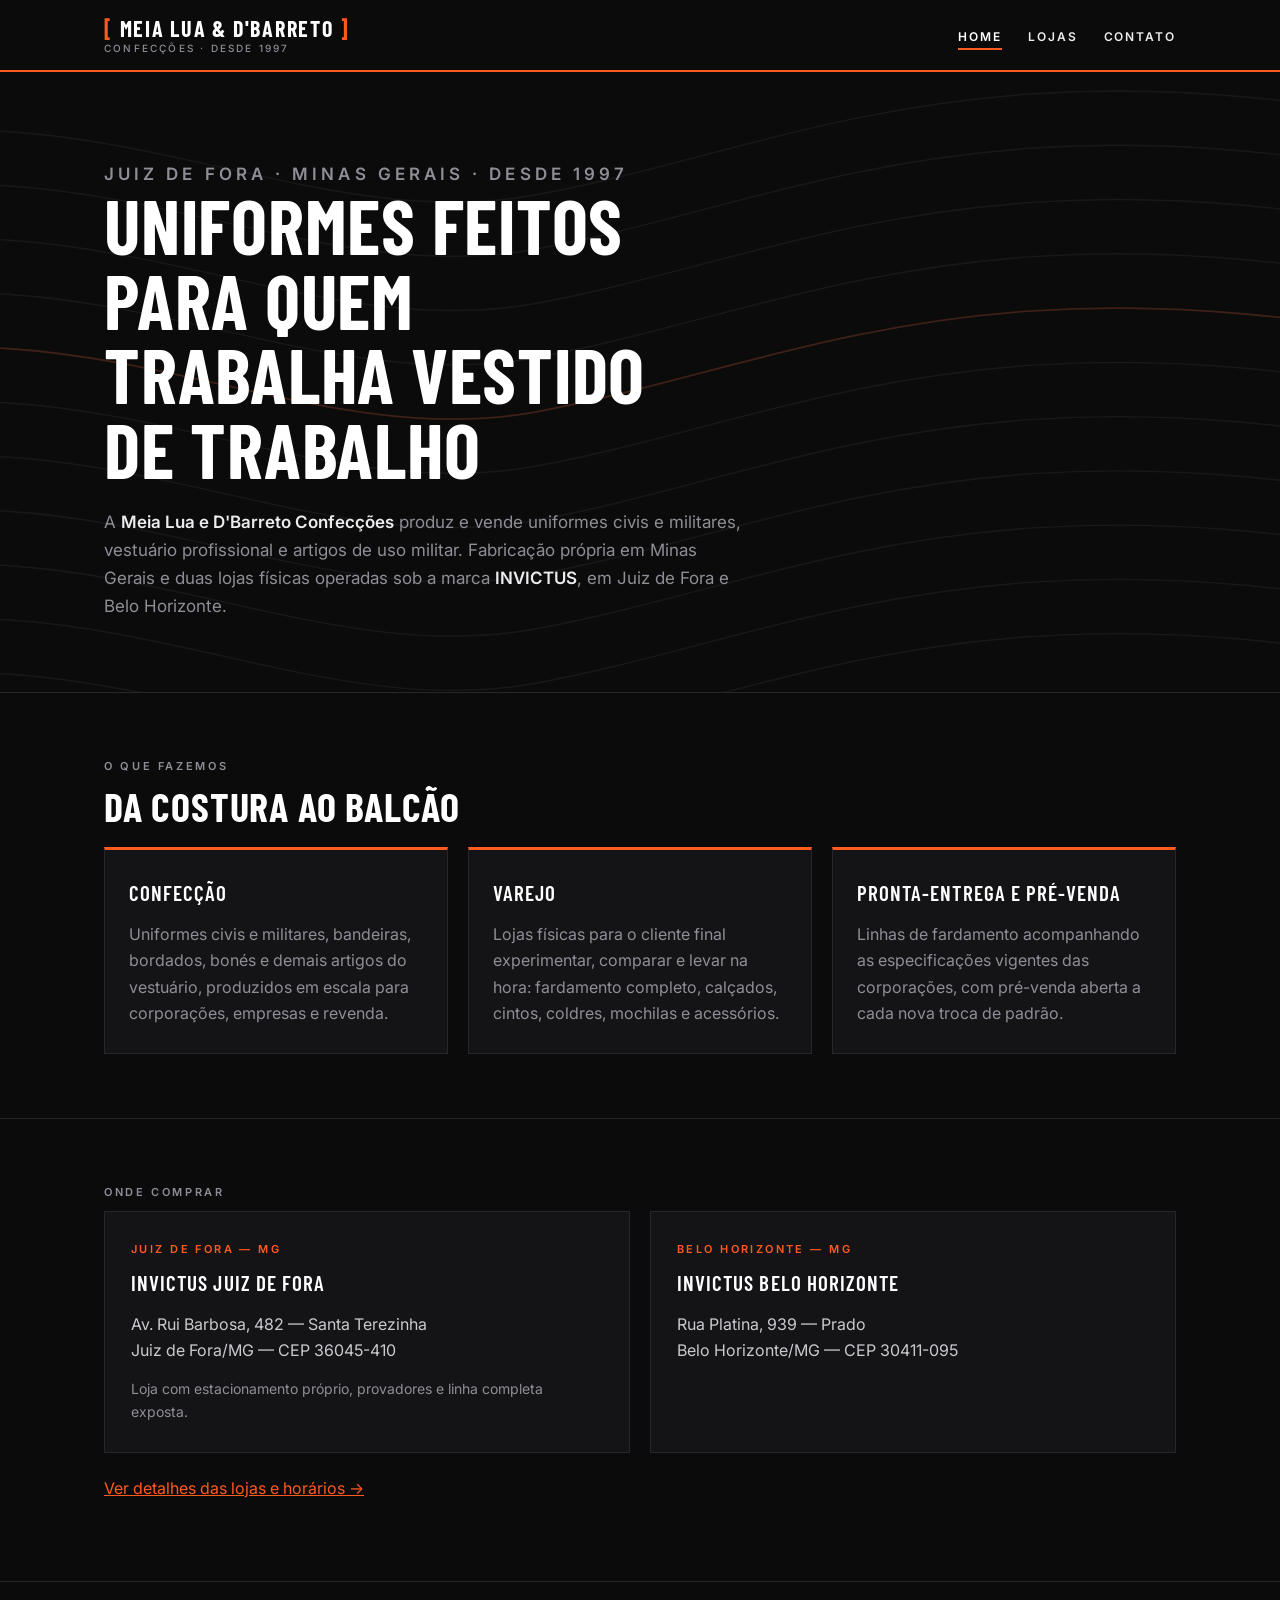
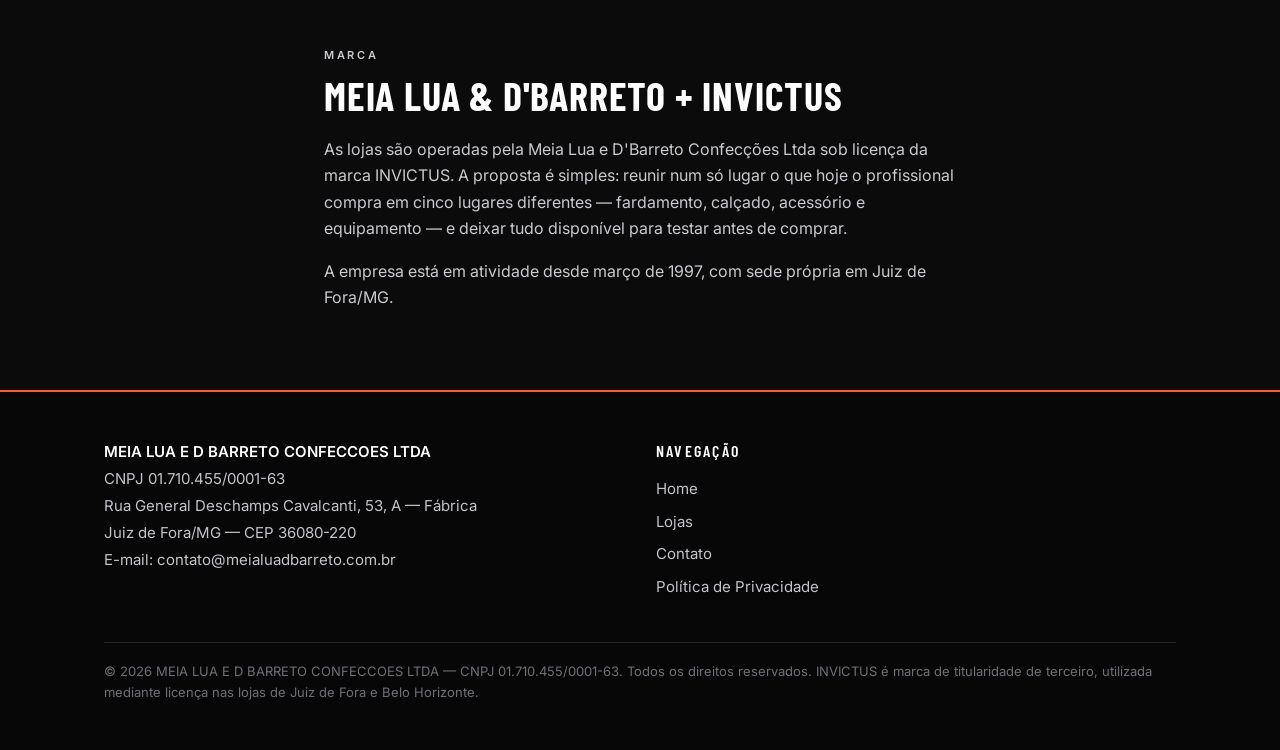
<file: index.html>
<!DOCTYPE html>
<html lang="pt-BR">
<head>
  <meta name="facebook-domain-verification" content="kineyd394ehfyefwb18evhg8ww9y5f" />
  <meta charset="UTF-8">
<meta name="viewport" content="width=device-width, initial-scale=1">
<title>Meia Lua e D'Barreto Confecções — Uniformes civis e militares | Juiz de Fora/MG</title>
<meta name="description" content="Meia Lua e D'Barreto Confecções Ltda, CNPJ 01.710.455/0001-63. Confecção e comércio varejista de uniformes civis e militares desde 1997, em Juiz de Fora/MG e Belo Horizonte/MG.">

<!-- ======================================================================
     VERIFICAÇÃO DE DOMÍNIO DA META
     Quando gerar a meta tag no Gerenciador de Negócios, cole-a aqui dentro
     do <head> desta página inicial e publique. Exemplo:
     <meta name="facebook-domain-verification" content="SEU_CODIGO_AQUI">
     ====================================================================== -->

<link rel="preconnect" href="https://fonts.googleapis.com">
<link rel="preconnect" href="https://fonts.gstatic.com" crossorigin>
<link href="https://fonts.googleapis.com/css2?family=Barlow+Condensed:wght@600;700&family=Inter:wght@400;500;600&display=swap" rel="stylesheet">
<link rel="stylesheet" href="assets/style.css">
</head>
<body>

<header class="topo">
  <div class="container">
    <a class="marca" href="index.html">
      <span class="chave">[</span> Meia Lua &amp; D'Barreto <span class="chave">]</span>
      <small>Confecções · desde 1997</small>
    </a>
    <nav aria-label="Menu principal">
      <ul class="menu">
        <li><a class="ativo" href="index.html">Home</a></li>
        <!-- <li><a href="sobre.html">Sobre</a></li> -->
        <li><a href="lojas.html">Lojas</a></li>
        <li><a href="contato.html">Contato</a></li>
      </ul>
    </nav>
  </div>
</header>

<main>

  <section class="capa">
    <svg class="relevo" viewBox="0 0 1200 480" preserveAspectRatio="xMidYMid slice" aria-hidden="true" focusable="false">
      <defs>
        <path id="curva" d="M-80,70 C160,-10 330,130 520,95 C720,58 880,-40 1280,55" />
      </defs>
      <g fill="none" stroke="#26262b" stroke-width="1.1">
        <use href="#curva" y="0"></use>
        <use href="#curva" y="42"></use>
        <use href="#curva" y="84"></use>
        <use href="#curva" y="126"></use>
        <use href="#curva" y="168"></use>
        <use href="#curva" y="210"></use>
        <use href="#curva" y="252"></use>
        <use href="#curva" y="294"></use>
        <use href="#curva" y="336"></use>
        <use href="#curva" y="378"></use>
        <use href="#curva" y="420"></use>
      </g>
      <g fill="none" stroke="#ff5a1f" stroke-width="1.4" opacity="0.35">
        <use href="#curva" y="168"></use>
      </g>
    </svg>

    <div class="container">
      <p class="etiqueta">Juiz de Fora · Minas Gerais · desde 1997</p>
      <h1>Uniformes feitos para quem trabalha vestido de trabalho</h1>
      <p>A <strong>Meia Lua e D'Barreto Confecções</strong> produz e vende uniformes civis e militares, vestuário profissional e artigos de uso militar. Fabricação própria em Minas Gerais e duas lojas físicas operadas sob a marca <strong>INVICTUS</strong>, em Juiz de Fora e Belo Horizonte.</p>
    </div>
  </section>

  <section>
    <div class="container">
      <p class="rotulo">O que fazemos</p>
      <h2>Da costura ao balcão</h2>
      <div class="grade">
        <div class="bloco">
          <h3>Confecção</h3>
          <p>Uniformes civis e militares, bandeiras, bordados, bonés e demais artigos do vestuário, produzidos em escala para corporações, empresas e revenda.</p>
        </div>
        <div class="bloco">
          <h3>Varejo</h3>
          <p>Lojas físicas para o cliente final experimentar, comparar e levar na hora: fardamento completo, calçados, cintos, coldres, mochilas e acessórios.</p>
        </div>
        <div class="bloco">
          <h3>Pronta-entrega e pré-venda</h3>
          <p>Linhas de fardamento acompanhando as especificações vigentes das corporações, com pré-venda aberta a cada nova troca de padrão.</p>
        </div>
      </div>
    </div>
  </section>

  <section>
    <div class="container">
      <p class="rotulo">Onde comprar</p>
      <!-- <h2>Duas lojas, dois estados de espírito iguais</h2> -->
      <div class="grade">
        <div class="loja">
          <p class="cidade">Juiz de Fora — MG</p>
          <h3>Invictus Juiz de Fora</h3>
          <address>
            Av. Rui Barbosa, 482 — Santa Terezinha<br>
            Juiz de Fora/MG — CEP 36045-410
          </address>
          <p class="detalhe">Loja com estacionamento próprio, provadores e linha completa exposta.</p>
        </div>
        <div class="loja">
          <p class="cidade">Belo Horizonte — MG</p>
          <h3>Invictus Belo Horizonte</h3>
          <address>
            Rua Platina, 939 — Prado<br>
            Belo Horizonte/MG — CEP 30411-095
          </address>
          <!-- <p class="detalhe">Filial inscrita no CNPJ 01.710.455/0004-06.</p> -->
        </div>
      </div>
      <p style="margin-top:22px"><a href="lojas.html">Ver detalhes das lojas e horários →</a></p>
    </div>
  </section>

  <section>
    <div class="container texto">
      <p class="rotulo">Marca</p>
      <h2>Meia Lua &amp; D'Barreto + Invictus</h2>
      <p>As lojas são operadas pela Meia Lua e D'Barreto Confecções Ltda sob licença da marca INVICTUS. A proposta é simples: reunir num só lugar o que hoje o profissional compra em cinco lugares diferentes — fardamento, calçado, acessório e equipamento — e deixar tudo disponível para testar antes de comprar.</p>
      <p>A empresa está em atividade desde março de 1997, com sede própria em Juiz de Fora/MG.</p>
    </div>
  </section>

</main>

<footer class="rodape">
  <div class="container">
    <div class="colunas">

      <div>
        <address>
          <span class="razao-social">MEIA LUA E D BARRETO CONFECCOES LTDA</span>
          CNPJ 01.710.455/0001-63<br>
          Rua General Deschamps Cavalcanti, 53, A — Fábrica<br>
          Juiz de Fora/MG — CEP 36080-220<br>
          E-mail: <a href="mailto:contato@meialuadbarreto.com.br">contato@meialuadbarreto.com.br</a>
        </address>
      </div>

      <div>
        <h4>Navegação</h4>
        <ul>
          <li><a href="index.html">Home</a></li>
          <li><a href="lojas.html">Lojas</a></li>
          <li><a href="contato.html">Contato</a></li>
          <li><a href="privacidade.html">Política de Privacidade</a></li>
        </ul>
      </div>

    </div>
    <p class="assinatura">© 2026 MEIA LUA E D BARRETO CONFECCOES LTDA — CNPJ 01.710.455/0001-63. Todos os direitos reservados. INVICTUS é marca de titularidade de terceiro, utilizada mediante licença nas lojas de Juiz de Fora e Belo Horizonte.</p>
  </div>
</footer>

</body>
</html>
</file>
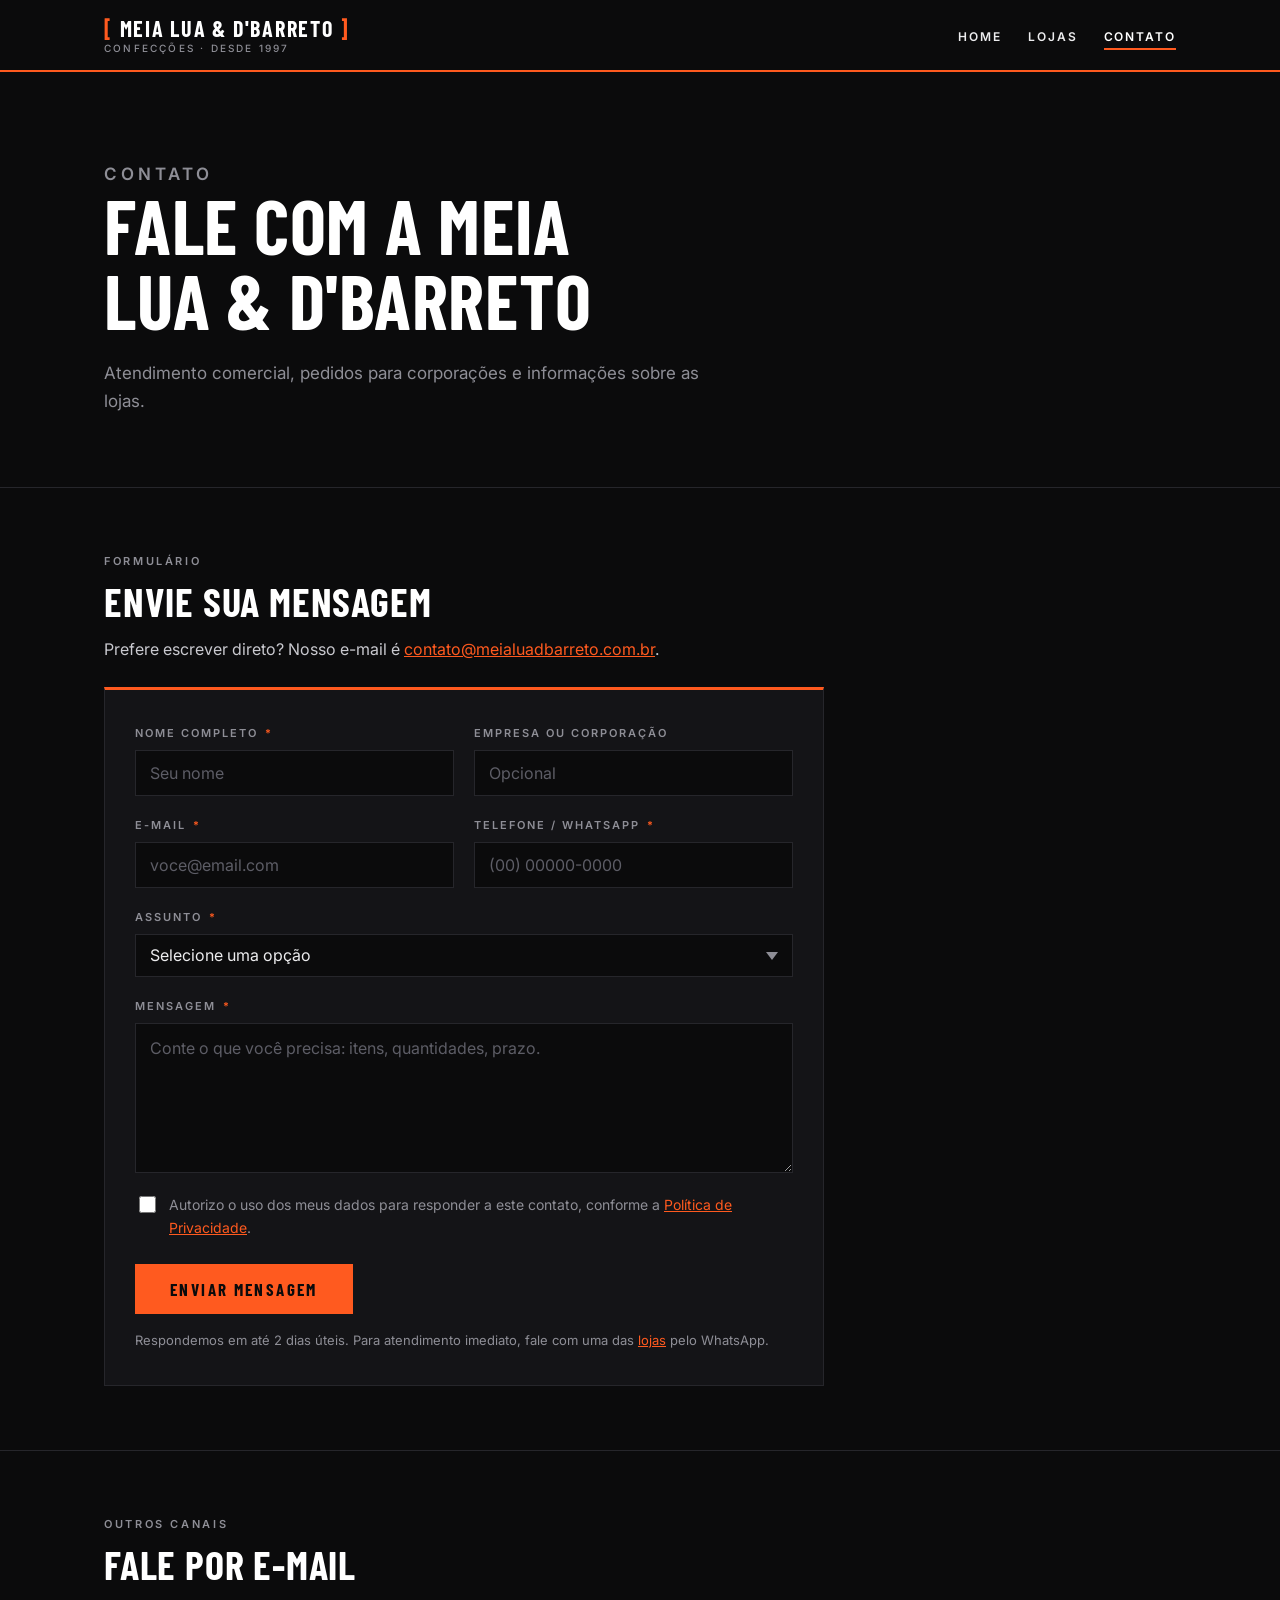
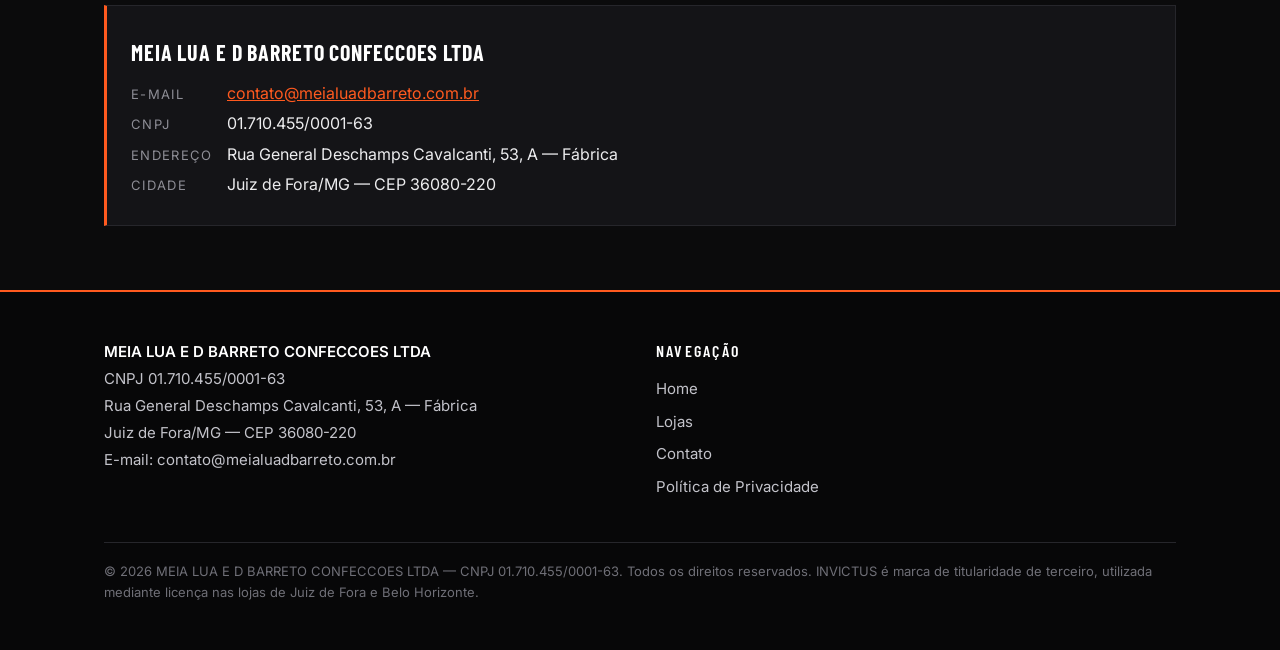
<file: contato.html>
<!DOCTYPE html>
<html lang="pt-BR">
<head>
<meta charset="UTF-8">
<meta name="viewport" content="width=device-width, initial-scale=1">
<title>Contato — Meia Lua e D'Barreto Confecções Ltda | CNPJ 01.710.455/0001-63</title>
<meta name="description" content="Contato da Meia Lua e D'Barreto Confecções Ltda, CNPJ 01.710.455/0001-63. Rua General Deschamps Cavalcanti, 53, A — Fábrica, Juiz de Fora/MG, CEP 36080-220.">
<link rel="preconnect" href="https://fonts.googleapis.com">
<link rel="preconnect" href="https://fonts.gstatic.com" crossorigin>
<link href="https://fonts.googleapis.com/css2?family=Barlow+Condensed:wght@600;700&family=Inter:wght@400;500;600&display=swap" rel="stylesheet">
<link rel="stylesheet" href="assets/style.css">
</head>
<body>

<header class="topo">
  <div class="container">
    <a class="marca" href="index.html">
      <span class="chave">[</span> Meia Lua &amp; D'Barreto <span class="chave">]</span>
      <small>Confecções · desde 1997</small>
    </a>
    <nav aria-label="Menu principal">
      <ul class="menu">
        <li><a href="index.html">Home</a></li>
        <!-- <li><a href="sobre.html">Sobre</a></li> -->
        <li><a href="lojas.html">Lojas</a></li>
        <li><a class="ativo" href="contato.html">Contato</a></li>
      </ul>
    </nav>
  </div>
</header>

<main>

  <section class="capa">
    <div class="container">
      <p class="etiqueta">Contato</p>
      <h1>Fale com a Meia Lua &amp; D'Barreto</h1>
      <p>Atendimento comercial, pedidos para corporações e informações sobre as lojas.</p>
    </div>
  </section>

  <section>
    <div class="container">
      <p class="rotulo">Formulário</p>
      <h2>Envie sua mensagem</h2>

      <p class="canal-email">Prefere escrever direto? Nosso e-mail é <a href="mailto:contato@meialuadbarreto.com.br">contato@meialuadbarreto.com.br</a>.</p>

      <!-- Defina o destino do envio em action=""; enquanto estiver com o placeholder,
           o formulário não envia. Opções sem servidor próprio: Formspree
           (https://formspree.io/f/SEU_ID) ou FormSubmit
           (https://formsubmit.co/contato@meialuadbarreto.com.br). -->
      <form class="formulario" action="[ENDPOINT DO FORMULÁRIO]" method="POST">

        <div class="linha">
          <div class="campo">
            <label for="nome">Nome completo <span class="obrigatorio">*</span></label>
            <input type="text" id="nome" name="nome" autocomplete="name" placeholder="Seu nome" required>
          </div>

          <div class="campo">
            <label for="empresa">Empresa ou corporação</label>
            <input type="text" id="empresa" name="empresa" autocomplete="organization" placeholder="Opcional">
          </div>
        </div>

        <div class="linha">
          <div class="campo">
            <label for="email">E-mail <span class="obrigatorio">*</span></label>
            <input type="email" id="email" name="email" autocomplete="email" placeholder="voce@email.com" required>
          </div>

          <div class="campo">
            <label for="telefone">Telefone / WhatsApp <span class="obrigatorio">*</span></label>
            <input type="tel" id="telefone" name="telefone" autocomplete="tel" placeholder="(00) 00000-0000" required>
          </div>
        </div>

        <div class="campo">
          <label for="assunto">Assunto <span class="obrigatorio">*</span></label>
          <select id="assunto" name="assunto" required>
            <option value="" selected disabled>Selecione uma opção</option>
            <option value="Compra para corporação">Compra para corporação ou órgão público</option>
            <option value="Produto ou tamanho">Dúvida sobre produto ou tamanho</option>
            <option value="Pedido em andamento">Pedido em andamento</option>
            <option value="Loja Juiz de Fora">Loja Juiz de Fora</option>
            <option value="Loja Belo Horizonte">Loja Belo Horizonte</option>
            <option value="Outro">Outro assunto</option>
          </select>
        </div>

        <div class="campo">
          <label for="mensagem">Mensagem <span class="obrigatorio">*</span></label>
          <textarea id="mensagem" name="mensagem" placeholder="Conte o que você precisa: itens, quantidades, prazo." required></textarea>
        </div>

        <div class="consentimento">
          <input type="checkbox" id="consentimento" name="consentimento" value="sim" required>
          <span><label for="consentimento">Autorizo o uso dos meus dados para responder a este contato, conforme a</label> <a href="privacidade.html">Política de Privacidade</a>.</span>
        </div>

        <button class="botao" type="submit">Enviar mensagem</button>

        <p class="aviso-form">Respondemos em até 2 dias úteis. Para atendimento imediato, fale com uma das <a href="lojas.html">lojas</a> pelo WhatsApp.</p>
      </form>
    </div>
  </section>

  <section>
    <div class="container">
      <p class="rotulo">Outros canais</p>
      <h2>Fale por e-mail</h2>
      <address class="dados">
        <span class="razao">MEIA LUA E D BARRETO CONFECCOES LTDA</span>
        <span class="rotulo-linha">E-mail</span> <a href="mailto:contato@meialuadbarreto.com.br">contato@meialuadbarreto.com.br</a><br>
        <span class="rotulo-linha">CNPJ</span> 01.710.455/0001-63<br>
        <span class="rotulo-linha">Endereço</span> Rua General Deschamps Cavalcanti, 53, A — Fábrica<br>
        <span class="rotulo-linha">Cidade</span> Juiz de Fora/MG — CEP 36080-220
      </address>
    </div>
  </section>

  <!-- <section>
    <div class="container">
      <p class="rotulo">Dados da empresa</p>
      <h2>Matriz — Juiz de Fora/MG</h2>
      <address class="dados">
        <span class="razao">MEIA LUA E D BARRETO CONFECCOES LTDA</span>
        <span class="rotulo-linha">CNPJ</span> 01.710.455/0001-63<br>
        <span class="rotulo-linha">Endereço</span> Rua General Deschamps Cavalcanti, 53, A — Fábrica<br>
        <span class="rotulo-linha">Cidade</span> Juiz de Fora/MG — CEP 36080-220<br>
        <span class="rotulo-linha">Telefone</span> [TELEFONE]<br>
        <span class="rotulo-linha">E-mail</span> <a href="mailto:contato@meialuadbarreto.com.br">contato@meialuadbarreto.com.br</a>
      </address>
    </div>
  </section> -->

  <!-- <section>
    <div class="container">
      <p class="rotulo">Unidades</p>
      <h2>Filial e lojas</h2>
      <div class="grade">
        <div class="loja">
          <p class="cidade">Filial — Belo Horizonte/MG</p>
          <address>
            CNPJ 01.710.455/0004-06<br>
            Rua Platina, 939 — Prado<br>
            Belo Horizonte/MG — CEP 30411-095
          </address>
          <p class="detalhe">Telefone: [TELEFONE BH]</p>
        </div>
        <div class="loja">
          <p class="cidade">Loja — Juiz de Fora/MG</p>
          <address>
            Av. Rui Barbosa, 482 — Santa Terezinha<br>
            Juiz de Fora/MG — CEP 36045-410
          </address>
          <p class="detalhe">Telefone: [TELEFONE JF]</p>
        </div>
        <div class="loja">
          <p class="cidade">Canais</p>
          <address>
            E-mail comercial:<br>
            <a href="mailto:comercial@meialuadbarreto.com.br">comercial@meialuadbarreto.com.br</a><br><br>
            Atendimento geral:<br>
            <a href="mailto:contato@meialuadbarreto.com.br">contato@meialuadbarreto.com.br</a>
          </address>
        </div>
      </div>
    </div>
  </section> -->

  <!-- <section>
    <div class="container texto">
      <p class="rotulo">Horário de atendimento</p>
      <h2>Quando falamos com você</h2>
      <p>Atendimento administrativo de segunda a sexta-feira, das [HORÁRIO]. As lojas seguem horários próprios, informados na página de <a href="lojas.html">lojas</a>.</p>
      <p>Mensagens enviadas por e-mail são respondidas em até 2 dias úteis.</p>
    </div>
  </section> -->

</main>

<footer class="rodape">
  <div class="container">
    <div class="colunas">

      <div>
        <address>
          <span class="razao-social">MEIA LUA E D BARRETO CONFECCOES LTDA</span>
          CNPJ 01.710.455/0001-63<br>
          Rua General Deschamps Cavalcanti, 53, A — Fábrica<br>
          Juiz de Fora/MG — CEP 36080-220<br>
          E-mail: <a href="mailto:contato@meialuadbarreto.com.br">contato@meialuadbarreto.com.br</a>
        </address>
      </div>

      <div>
        <h4>Navegação</h4>
        <ul>
          <li><a href="index.html">Home</a></li>
          <li><a href="lojas.html">Lojas</a></li>
          <li><a href="contato.html">Contato</a></li>
          <li><a href="privacidade.html">Política de Privacidade</a></li>
        </ul>
      </div>

    </div>
    <p class="assinatura">© 2026 MEIA LUA E D BARRETO CONFECCOES LTDA — CNPJ 01.710.455/0001-63. Todos os direitos reservados. INVICTUS é marca de titularidade de terceiro, utilizada mediante licença nas lojas de Juiz de Fora e Belo Horizonte.</p>
  </div>
</footer>

</body>
</html>
</file>
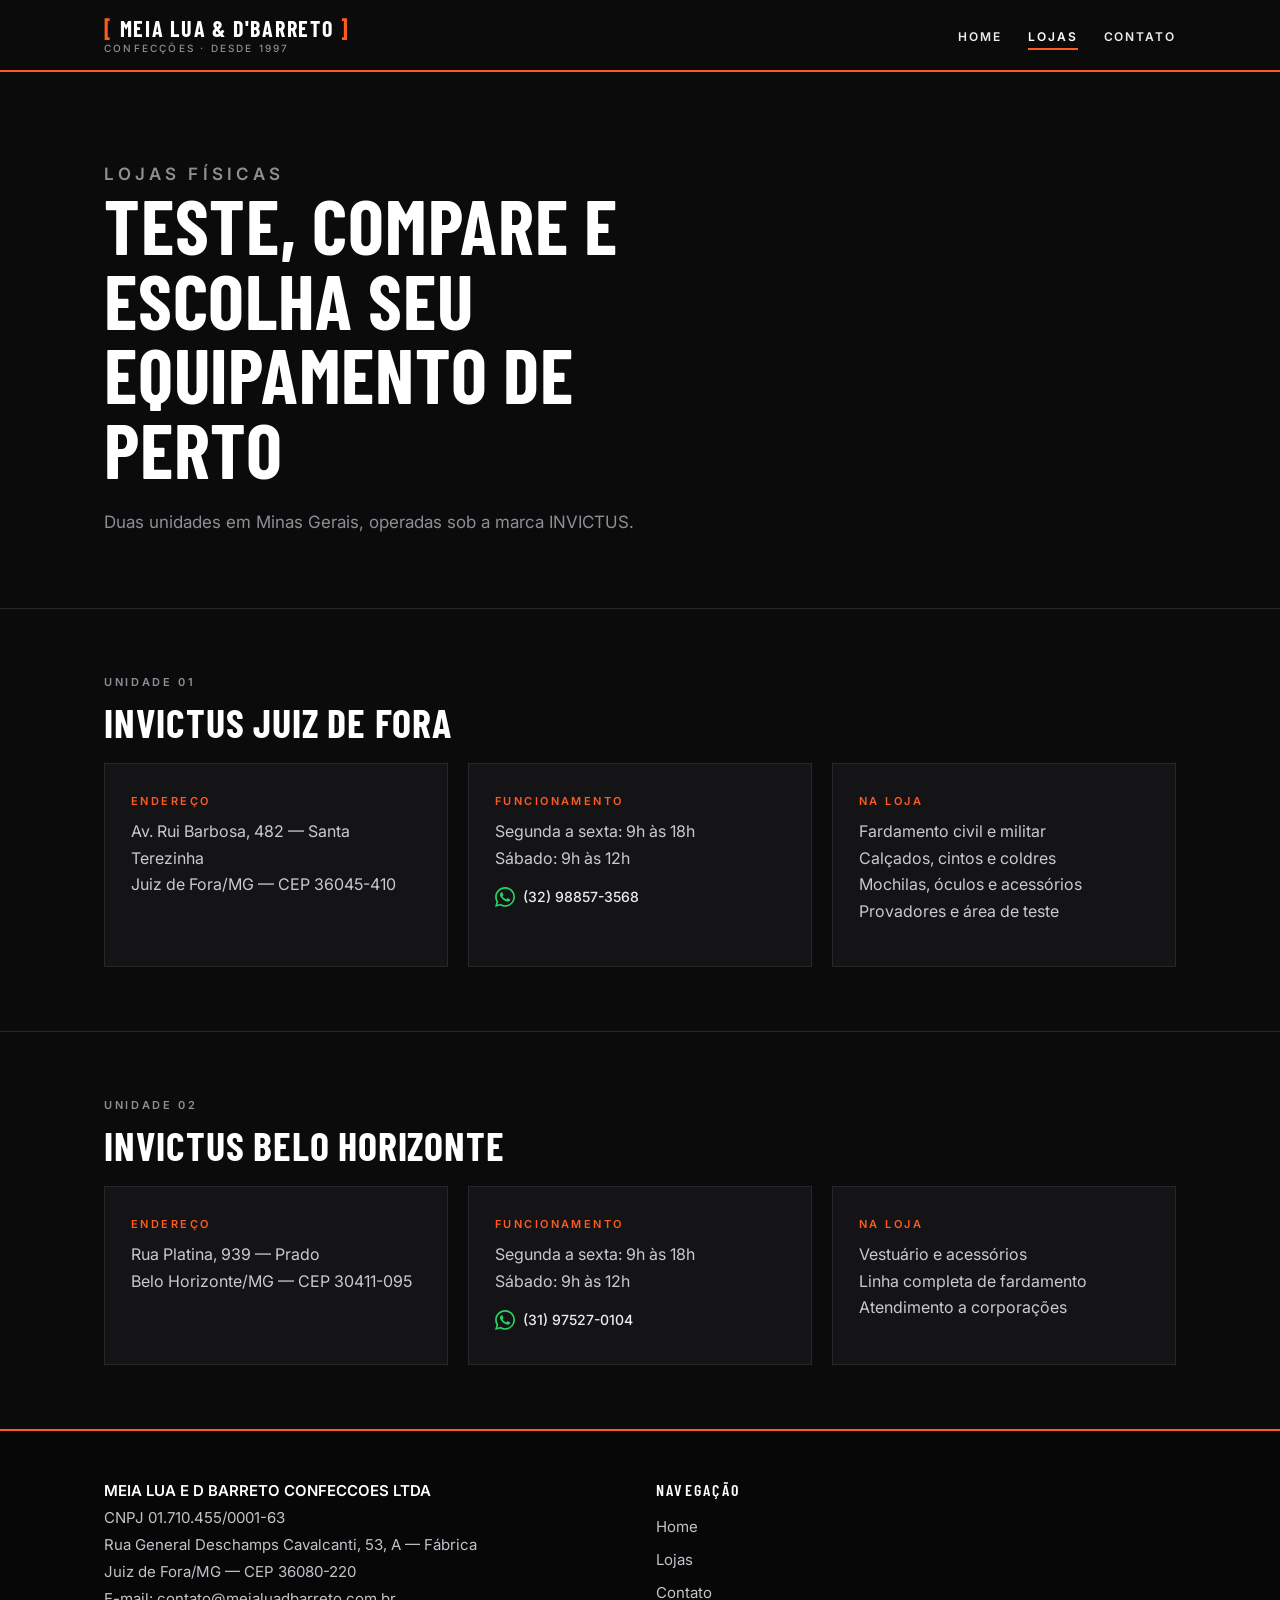
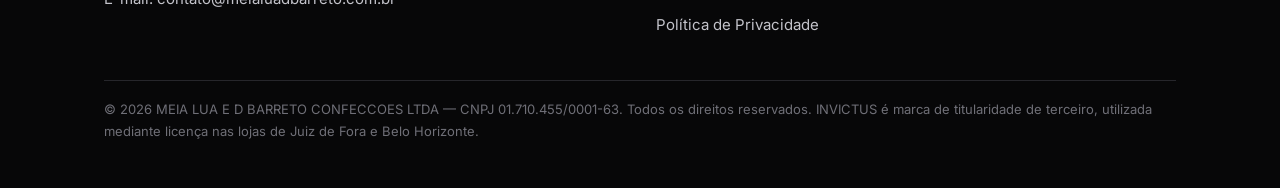
<file: lojas.html>
<!DOCTYPE html>
<html lang="pt-BR">
<head>
<meta charset="UTF-8">
<meta name="viewport" content="width=device-width, initial-scale=1">
<title>Lojas — Meia Lua e D'Barreto Confecções | Invictus JF e BH</title>
<meta name="description" content="Lojas físicas operadas pela Meia Lua e D'Barreto Confecções Ltda: Invictus Juiz de Fora (Av. Rui Barbosa, 482) e Invictus Belo Horizonte (Rua Platina, 939).">
<link rel="preconnect" href="https://fonts.googleapis.com">
<link rel="preconnect" href="https://fonts.gstatic.com" crossorigin>
<link href="https://fonts.googleapis.com/css2?family=Barlow+Condensed:wght@600;700&family=Inter:wght@400;500;600&display=swap" rel="stylesheet">
<link rel="stylesheet" href="assets/style.css">
</head>
<body>

<header class="topo">
  <div class="container">
    <a class="marca" href="index.html">
      <span class="chave">[</span> Meia Lua &amp; D'Barreto <span class="chave">]</span>
      <small>Confecções · desde 1997</small>
    </a>
    <nav aria-label="Menu principal">
      <ul class="menu">
        <li><a href="index.html">Home</a></li>
        <!-- <li><a href="sobre.html">Sobre</a></li> -->
        <li><a class="ativo" href="lojas.html">Lojas</a></li>
        <li><a href="contato.html">Contato</a></li>
      </ul>
    </nav>
  </div>
</header>

<main>

  <section class="capa">
    <div class="container">
      <p class="etiqueta">Lojas físicas</p>
      <h1>Teste, compare e escolha seu equipamento de perto</h1>
      <p>Duas unidades em Minas Gerais, operadas sob a marca INVICTUS.</p>
    </div>
  </section>

  <section>
    <div class="container">
      <p class="rotulo">Unidade 01</p>
      <h2>Invictus Juiz de Fora</h2>
      <div class="grade">
        <div class="loja">
          <p class="cidade">Endereço</p>
          <address>
            Av. Rui Barbosa, 482 — Santa Terezinha<br>
            Juiz de Fora/MG — CEP 36045-410
          </address>
          <!-- <p class="detalhe">Telefone: (32) 98857-3568</p> -->
        </div>
        <div class="loja">
          <p class="cidade">Funcionamento</p>
          <address>
            Segunda a sexta: 9h às 18h<br>
            Sábado: 9h às 12h<br>
            <!-- Domingo: fechado -->
          </address>
          <p class="detalhe">
            <a class="zap" href="https://wa.me/5532988573568" target="_blank" rel="noopener" aria-label="Falar com a loja de Juiz de Fora no WhatsApp">
              <svg viewBox="0 0 24 24" aria-hidden="true" focusable="false"><path d="M17.472 14.382c-.297-.149-1.758-.867-2.03-.967-.273-.099-.471-.148-.67.15-.197.297-.767.966-.94 1.164-.173.199-.347.223-.644.075-.297-.15-1.255-.463-2.39-1.475-.883-.788-1.48-1.761-1.653-2.059-.173-.297-.018-.458.13-.606.134-.133.298-.347.446-.52.149-.174.198-.298.298-.497.099-.198.05-.371-.025-.52-.075-.149-.669-1.612-.916-2.207-.242-.579-.487-.5-.669-.51-.173-.008-.371-.01-.57-.01-.198 0-.52.074-.792.372-.272.297-1.04 1.016-1.04 2.479 0 1.462 1.065 2.875 1.213 3.074.149.198 2.096 3.2 5.077 4.487.709.306 1.262.489 1.694.625.712.227 1.36.195 1.871.118.571-.085 1.758-.719 2.006-1.413.248-.694.248-1.289.173-1.413-.074-.124-.272-.198-.57-.347m-5.421 7.403h-.004a9.87 9.87 0 0 1-5.031-1.378l-.361-.214-3.741.982.998-3.648-.235-.374a9.86 9.86 0 0 1-1.51-5.26c.001-5.45 4.436-9.884 9.888-9.884a9.82 9.82 0 0 1 6.988 2.896 9.825 9.825 0 0 1 2.893 6.994c-.003 5.45-4.437 9.885-9.885 9.885M20.52 3.449C18.24 1.245 15.24 0 12.045 0 5.463 0 .104 5.359.101 11.945c0 2.096.549 4.142 1.595 5.945L0 24l6.305-1.654a11.882 11.882 0 0 0 5.683 1.448h.005c6.585 0 11.946-5.36 11.949-11.945a11.87 11.87 0 0 0-3.477-8.4"/></svg>
              (32) 98857-3568
            </a>
          </p>
          <!-- <p class="detalhe">Estacionamento próprio no local.</p> -->
        </div>
        <div class="loja">
          <p class="cidade">Na loja</p>
          <address>
            Fardamento civil e militar<br>
            Calçados, cintos e coldres<br>
            Mochilas, óculos e acessórios<br>
            Provadores e área de teste
          </address>
        </div>
      </div>
    </div>
  </section>

  <section>
    <div class="container">
      <p class="rotulo">Unidade 02</p>
      <h2>Invictus Belo Horizonte</h2>
      <div class="grade">
        <div class="loja">
          <p class="cidade">Endereço</p>
          <address>
            Rua Platina, 939 — Prado<br>
            Belo Horizonte/MG — CEP 30411-095
          </address>
          <!-- <p class="detalhe">Filial inscrita no CNPJ 01.710.455/0004-06.</p> -->
          <!-- <p class="detalhe">Telefone: (31) 97527-0104</p> -->
        </div>
        <div class="loja">
          <p class="cidade">Funcionamento</p>
          <address>
            Segunda a sexta: 9h às 18h<br>
            Sábado: 9h às 12h<br>
            <!-- Domingo: fechado -->
          </address>
          <p class="detalhe">
            <a class="zap" href="https://wa.me/5531975270104" target="_blank" rel="noopener" aria-label="Falar com a loja de Belo Horizonte no WhatsApp">
              <svg viewBox="0 0 24 24" aria-hidden="true" focusable="false"><path d="M17.472 14.382c-.297-.149-1.758-.867-2.03-.967-.273-.099-.471-.148-.67.15-.197.297-.767.966-.94 1.164-.173.199-.347.223-.644.075-.297-.15-1.255-.463-2.39-1.475-.883-.788-1.48-1.761-1.653-2.059-.173-.297-.018-.458.13-.606.134-.133.298-.347.446-.52.149-.174.198-.298.298-.497.099-.198.05-.371-.025-.52-.075-.149-.669-1.612-.916-2.207-.242-.579-.487-.5-.669-.51-.173-.008-.371-.01-.57-.01-.198 0-.52.074-.792.372-.272.297-1.04 1.016-1.04 2.479 0 1.462 1.065 2.875 1.213 3.074.149.198 2.096 3.2 5.077 4.487.709.306 1.262.489 1.694.625.712.227 1.36.195 1.871.118.571-.085 1.758-.719 2.006-1.413.248-.694.248-1.289.173-1.413-.074-.124-.272-.198-.57-.347m-5.421 7.403h-.004a9.87 9.87 0 0 1-5.031-1.378l-.361-.214-3.741.982.998-3.648-.235-.374a9.86 9.86 0 0 1-1.51-5.26c.001-5.45 4.436-9.884 9.888-9.884a9.82 9.82 0 0 1 6.988 2.896 9.825 9.825 0 0 1 2.893 6.994c-.003 5.45-4.437 9.885-9.885 9.885M20.52 3.449C18.24 1.245 15.24 0 12.045 0 5.463 0 .104 5.359.101 11.945c0 2.096.549 4.142 1.595 5.945L0 24l6.305-1.654a11.882 11.882 0 0 0 5.683 1.448h.005c6.585 0 11.946-5.36 11.949-11.945a11.87 11.87 0 0 0-3.477-8.4"/></svg>
              (31) 97527-0104
            </a>
          </p>
        </div>
        <div class="loja">
          <p class="cidade">Na loja</p>
          <address>
            Vestuário e acessórios<br>
            Linha completa de fardamento<br>
            Atendimento a corporações<br>
            <!-- Espaço de café -->
          </address>
        </div>
      </div>
    </div>
  </section>

  <!-- <section>
    <div class="container texto">
      <p class="rotulo">Atendimento</p>
      <h2>Antes de sair de casa</h2>
      <p>Para conferir disponibilidade de tamanho, prazo de pré-venda ou pedidos para corporações, fale com a equipe pelos canais da página de <a href="contato.html">contato</a>. Compras para empresas e órgãos públicos são atendidas diretamente pela matriz, em Juiz de Fora.</p>
    </div>
  </section> -->

</main>

<footer class="rodape">
  <div class="container">
    <div class="colunas">

      <div>
        <address>
          <span class="razao-social">MEIA LUA E D BARRETO CONFECCOES LTDA</span>
          CNPJ 01.710.455/0001-63<br>
          Rua General Deschamps Cavalcanti, 53, A — Fábrica<br>
          Juiz de Fora/MG — CEP 36080-220<br>
          E-mail: <a href="mailto:contato@meialuadbarreto.com.br">contato@meialuadbarreto.com.br</a>
        </address>
      </div>

      <div>
        <h4>Navegação</h4>
        <ul>
          <li><a href="index.html">Home</a></li>
          <li><a href="lojas.html">Lojas</a></li>
          <li><a href="contato.html">Contato</a></li>
          <li><a href="privacidade.html">Política de Privacidade</a></li>
        </ul>
      </div>

    </div>
    <p class="assinatura">© 2026 MEIA LUA E D BARRETO CONFECCOES LTDA — CNPJ 01.710.455/0001-63. Todos os direitos reservados. INVICTUS é marca de titularidade de terceiro, utilizada mediante licença nas lojas de Juiz de Fora e Belo Horizonte.</p>
  </div>
</footer>

</body>
</html>
</file>
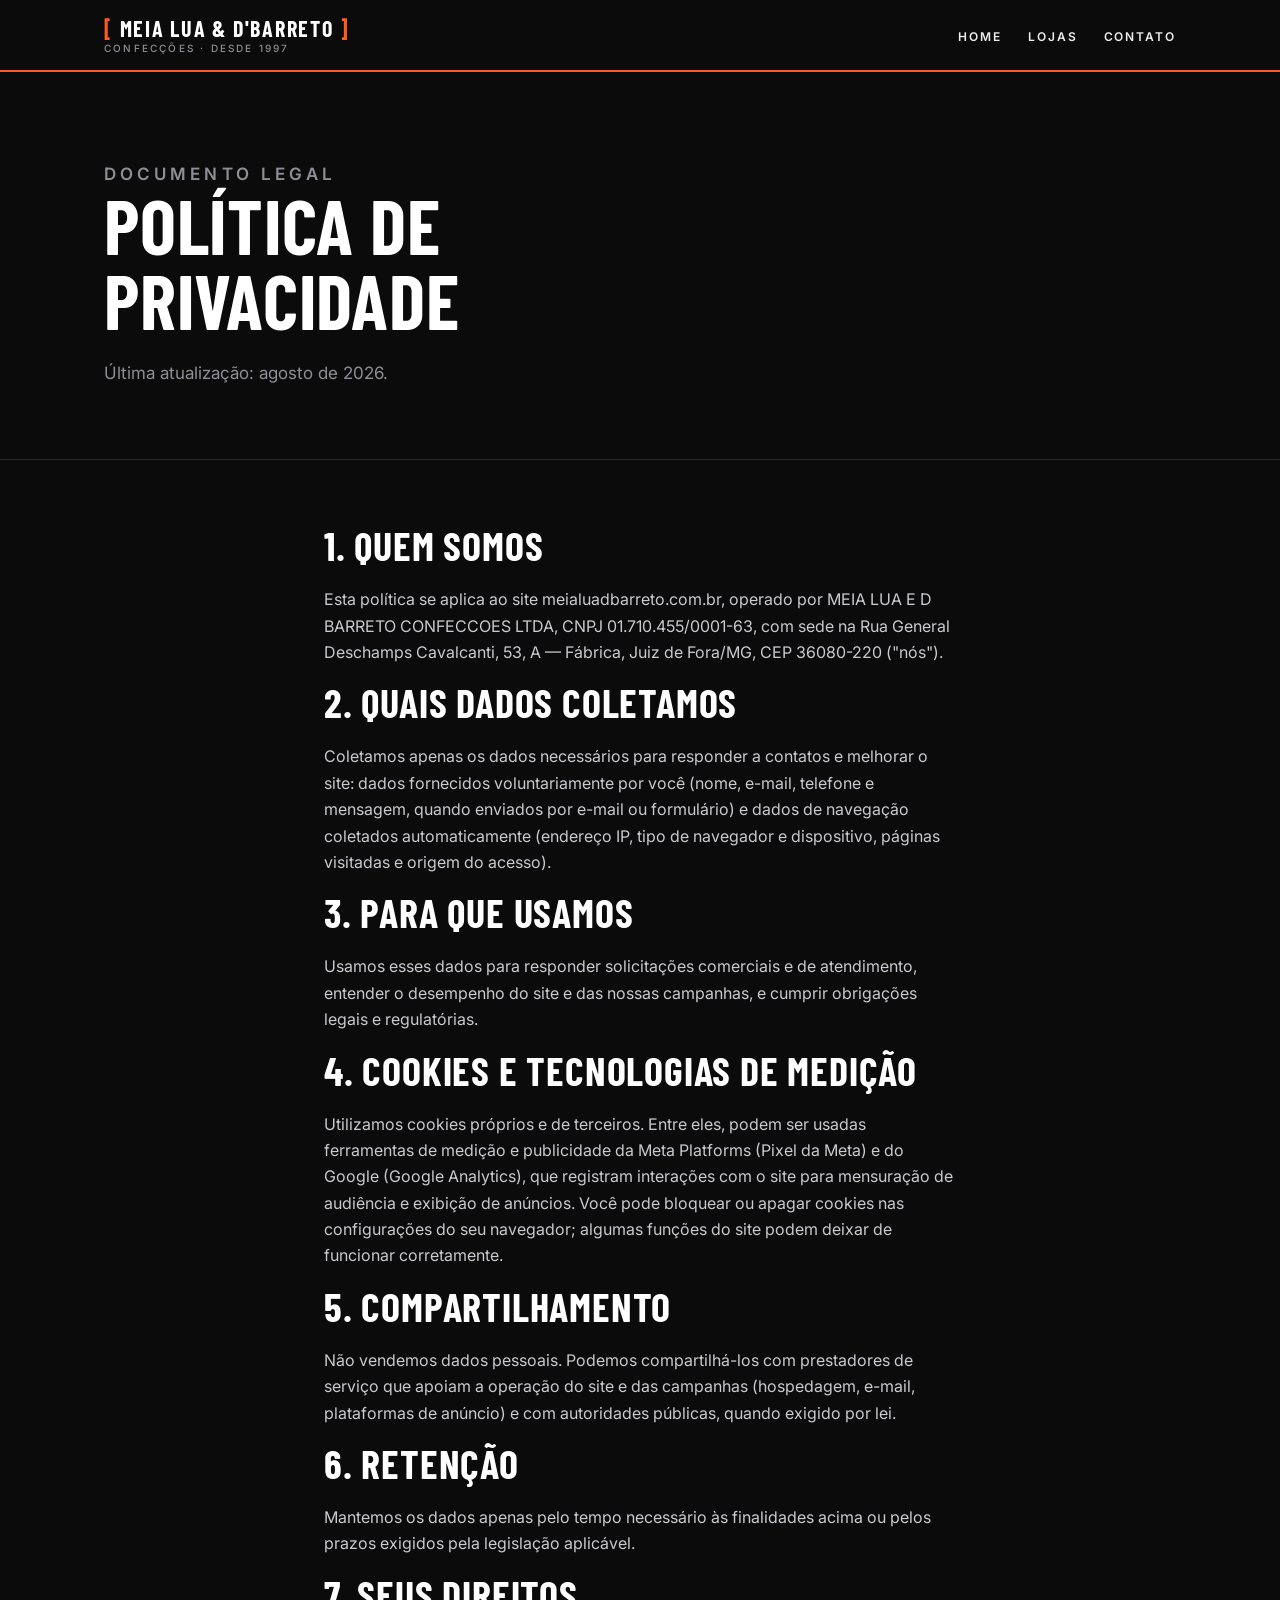
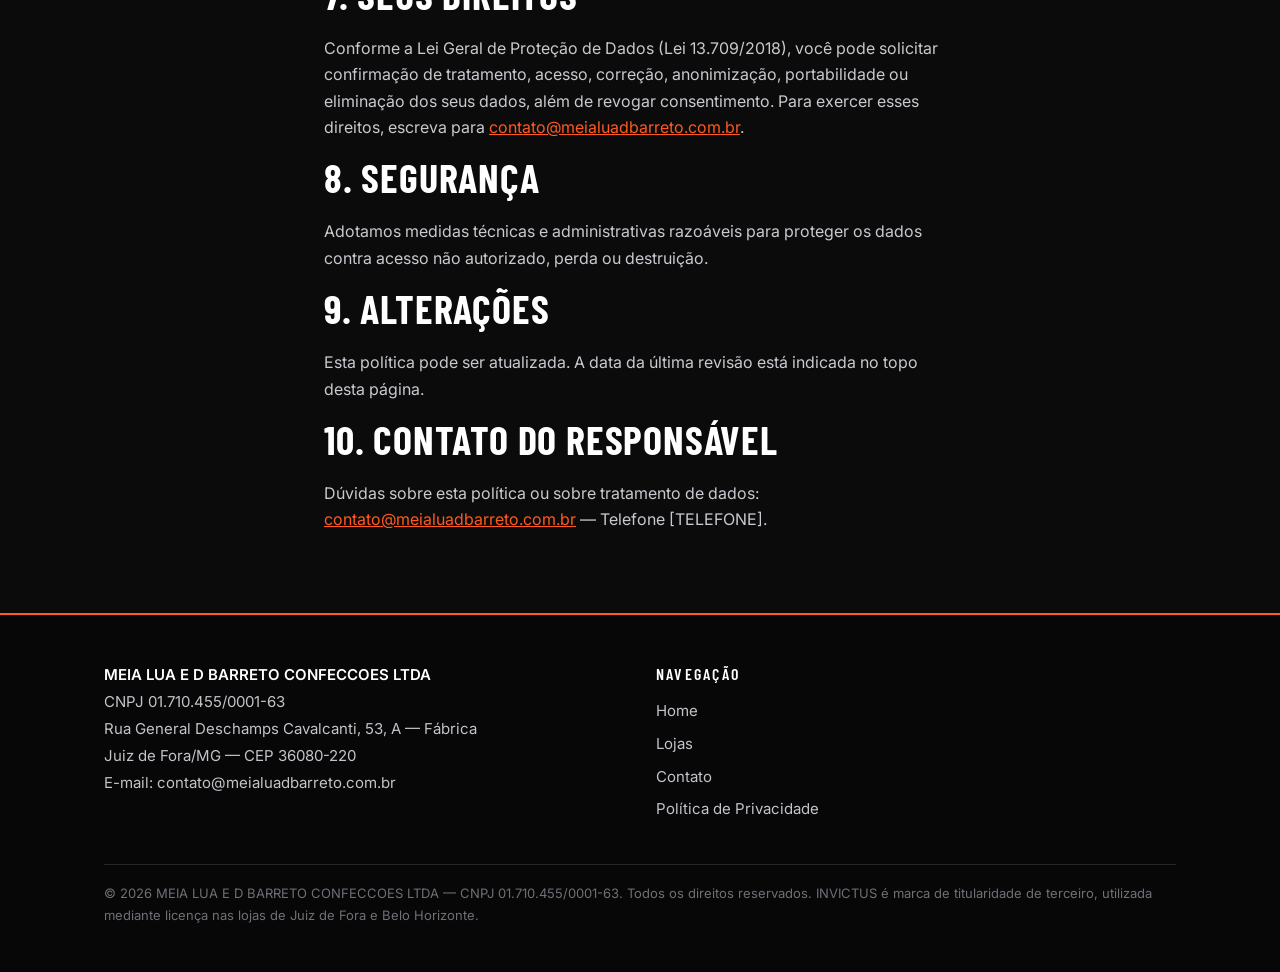
<file: privacidade.html>
<!DOCTYPE html>
<html lang="pt-BR">
<head>
<meta charset="UTF-8">
<meta name="viewport" content="width=device-width, initial-scale=1">
<title>Política de Privacidade — Meia Lua e D'Barreto Confecções Ltda</title>
<meta name="description" content="Política de Privacidade da Meia Lua e D'Barreto Confecções Ltda, CNPJ 01.710.455/0001-63, conforme a Lei Geral de Proteção de Dados (Lei 13.709/2018).">
<link rel="preconnect" href="https://fonts.googleapis.com">
<link rel="preconnect" href="https://fonts.gstatic.com" crossorigin>
<link href="https://fonts.googleapis.com/css2?family=Barlow+Condensed:wght@600;700&family=Inter:wght@400;500;600&display=swap" rel="stylesheet">
<link rel="stylesheet" href="assets/style.css">
</head>
<body>

<header class="topo">
  <div class="container">
    <a class="marca" href="index.html">
      <span class="chave">[</span> Meia Lua &amp; D'Barreto <span class="chave">]</span>
      <small>Confecções · desde 1997</small>
    </a>
    <nav aria-label="Menu principal">
      <ul class="menu">
        <li><a href="index.html">Home</a></li>
        <!-- <li><a href="sobre.html">Sobre</a></li> -->
        <li><a href="lojas.html">Lojas</a></li>
        <li><a href="contato.html">Contato</a></li>
      </ul>
    </nav>
  </div>
</header>

<main>

  <section class="capa">
    <div class="container">
      <p class="etiqueta">Documento legal</p>
      <h1>Política de Privacidade</h1>
      <p>Última atualização: agosto de 2026.</p>
    </div>
  </section>

  <section>
    <div class="container texto">
      <h2>1. Quem somos</h2>
      <p>Esta política se aplica ao site meialuadbarreto.com.br, operado por MEIA LUA E D BARRETO CONFECCOES LTDA, CNPJ 01.710.455/0001-63, com sede na Rua General Deschamps Cavalcanti, 53, A — Fábrica, Juiz de Fora/MG, CEP 36080-220 ("nós").</p>

      <h2>2. Quais dados coletamos</h2>
      <p>Coletamos apenas os dados necessários para responder a contatos e melhorar o site: dados fornecidos voluntariamente por você (nome, e-mail, telefone e mensagem, quando enviados por e-mail ou formulário) e dados de navegação coletados automaticamente (endereço IP, tipo de navegador e dispositivo, páginas visitadas e origem do acesso).</p>

      <h2>3. Para que usamos</h2>
      <p>Usamos esses dados para responder solicitações comerciais e de atendimento, entender o desempenho do site e das nossas campanhas, e cumprir obrigações legais e regulatórias.</p>

      <h2>4. Cookies e tecnologias de medição</h2>
      <p>Utilizamos cookies próprios e de terceiros. Entre eles, podem ser usadas ferramentas de medição e publicidade da Meta Platforms (Pixel da Meta) e do Google (Google Analytics), que registram interações com o site para mensuração de audiência e exibição de anúncios. Você pode bloquear ou apagar cookies nas configurações do seu navegador; algumas funções do site podem deixar de funcionar corretamente.</p>

      <h2>5. Compartilhamento</h2>
      <p>Não vendemos dados pessoais. Podemos compartilhá-los com prestadores de serviço que apoiam a operação do site e das campanhas (hospedagem, e-mail, plataformas de anúncio) e com autoridades públicas, quando exigido por lei.</p>

      <h2>6. Retenção</h2>
      <p>Mantemos os dados apenas pelo tempo necessário às finalidades acima ou pelos prazos exigidos pela legislação aplicável.</p>

      <h2>7. Seus direitos</h2>
      <p>Conforme a Lei Geral de Proteção de Dados (Lei 13.709/2018), você pode solicitar confirmação de tratamento, acesso, correção, anonimização, portabilidade ou eliminação dos seus dados, além de revogar consentimento. Para exercer esses direitos, escreva para <a href="mailto:contato@meialuadbarreto.com.br">contato@meialuadbarreto.com.br</a>.</p>

      <h2>8. Segurança</h2>
      <p>Adotamos medidas técnicas e administrativas razoáveis para proteger os dados contra acesso não autorizado, perda ou destruição.</p>

      <h2>9. Alterações</h2>
      <p>Esta política pode ser atualizada. A data da última revisão está indicada no topo desta página.</p>

      <h2>10. Contato do responsável</h2>
      <p>Dúvidas sobre esta política ou sobre tratamento de dados: <a href="mailto:contato@meialuadbarreto.com.br">contato@meialuadbarreto.com.br</a> — Telefone [TELEFONE].</p>
    </div>
  </section>

</main>

<footer class="rodape">
  <div class="container">
    <div class="colunas">

      <div>
        <address>
          <span class="razao-social">MEIA LUA E D BARRETO CONFECCOES LTDA</span>
          CNPJ 01.710.455/0001-63<br>
          Rua General Deschamps Cavalcanti, 53, A — Fábrica<br>
          Juiz de Fora/MG — CEP 36080-220<br>
          E-mail: <a href="mailto:contato@meialuadbarreto.com.br">contato@meialuadbarreto.com.br</a>
        </address>
      </div>

      <div>
        <h4>Navegação</h4>
        <ul>
          <li><a href="index.html">Home</a></li>
          <li><a href="lojas.html">Lojas</a></li>
          <li><a href="contato.html">Contato</a></li>
          <li><a href="privacidade.html">Política de Privacidade</a></li>
        </ul>
      </div>

    </div>
    <p class="assinatura">© 2026 MEIA LUA E D BARRETO CONFECCOES LTDA — CNPJ 01.710.455/0001-63. Todos os direitos reservados. INVICTUS é marca de titularidade de terceiro, utilizada mediante licença nas lojas de Juiz de Fora e Belo Horizonte.</p>
  </div>
</footer>

</body>
</html>
</file>
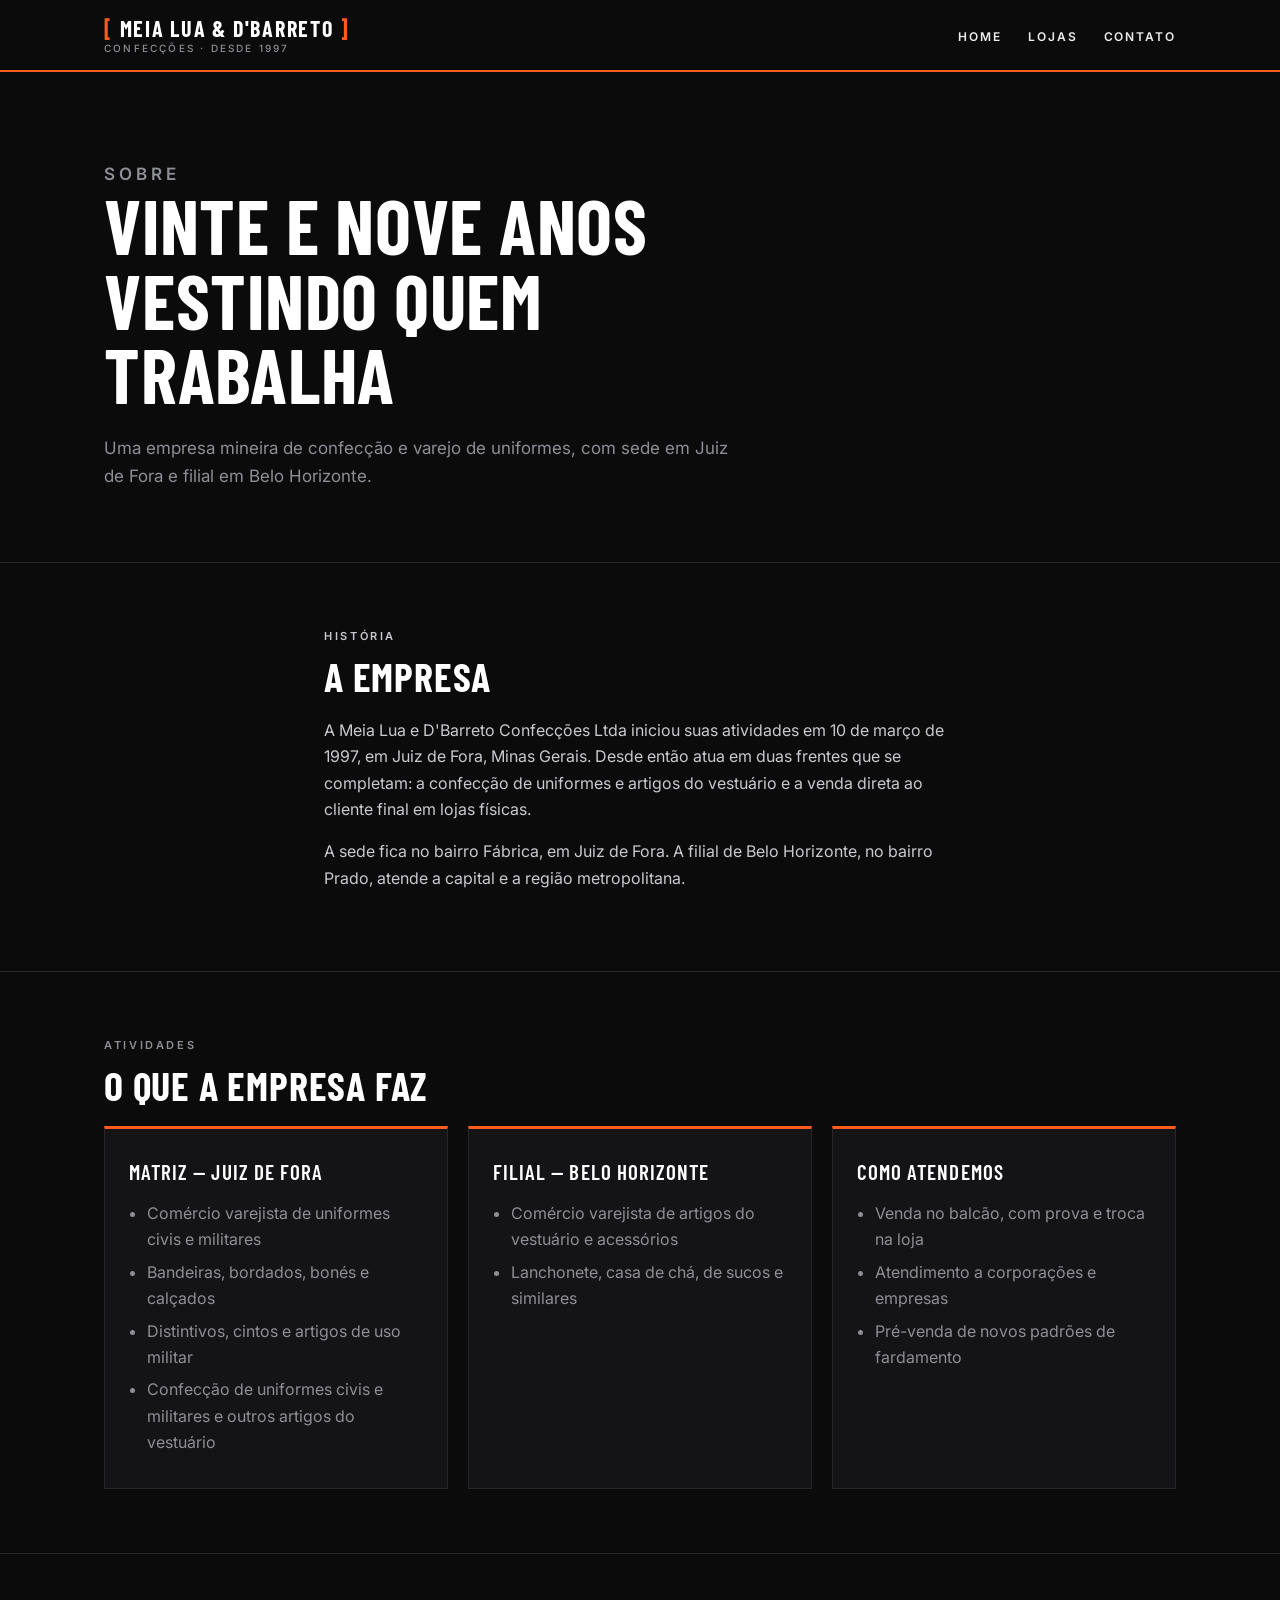
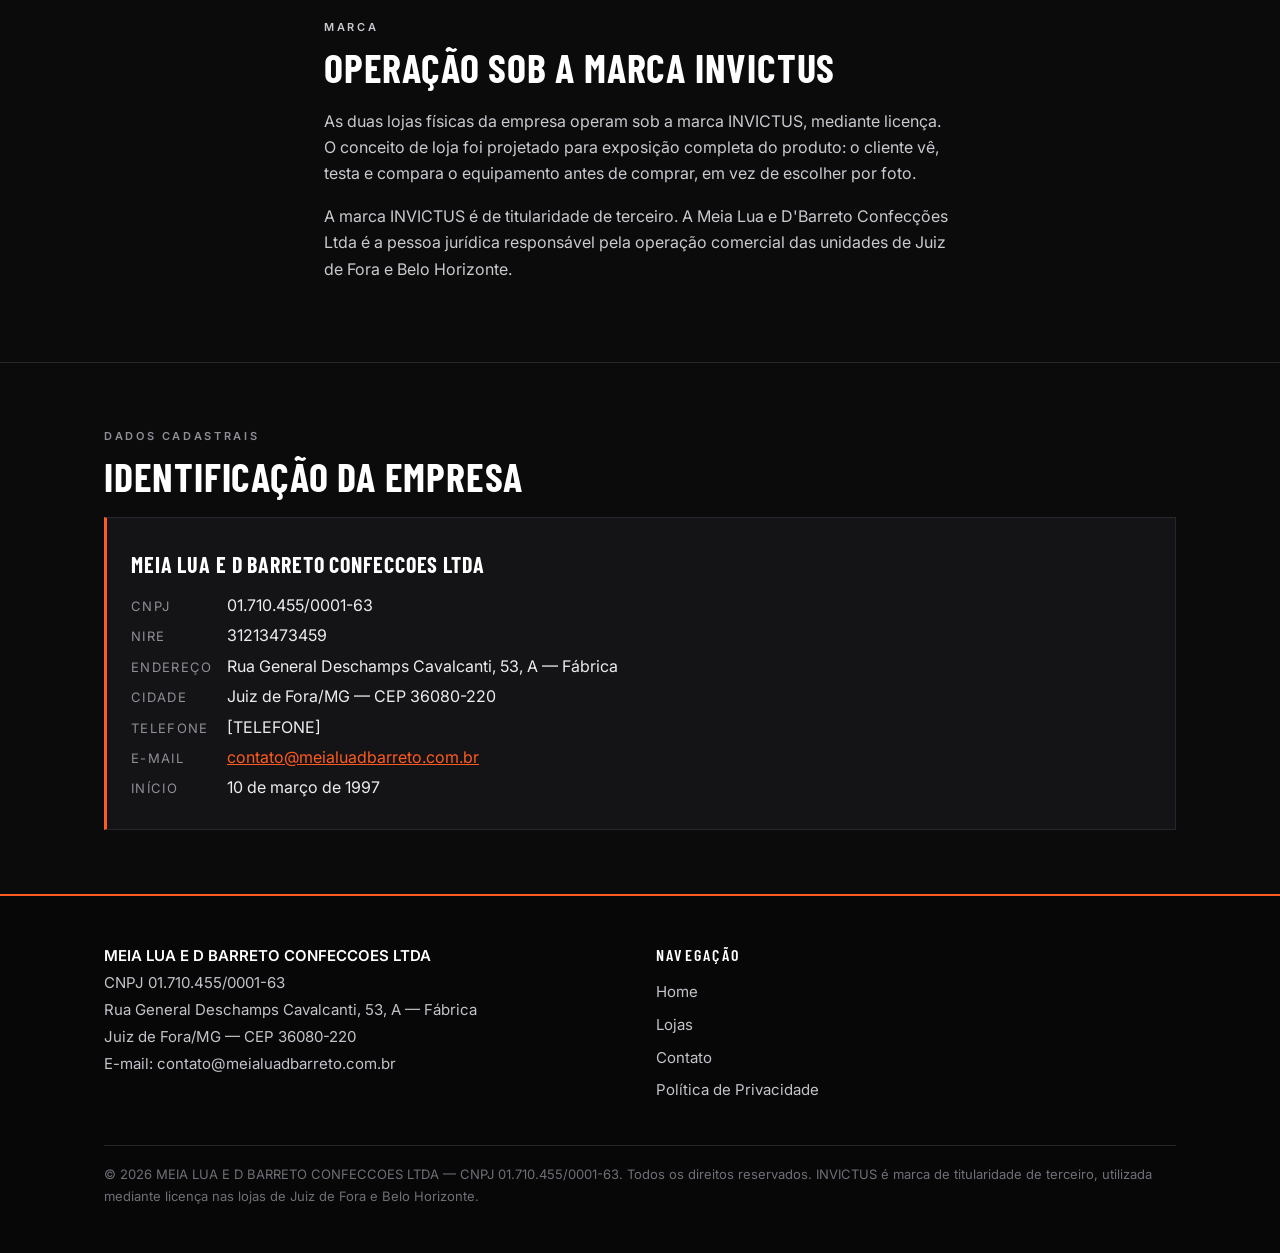
<file: sobre.html>
<!DOCTYPE html>
<html lang="pt-BR">
<head>
<meta charset="UTF-8">
<meta name="viewport" content="width=device-width, initial-scale=1">
<title>Sobre a empresa — Meia Lua e D'Barreto Confecções Ltda</title>
<meta name="description" content="Quem é a Meia Lua e D'Barreto Confecções Ltda: empresa mineira de confecção e varejo de uniformes civis e militares, em atividade desde 1997.">
<link rel="preconnect" href="https://fonts.googleapis.com">
<link rel="preconnect" href="https://fonts.gstatic.com" crossorigin>
<link href="https://fonts.googleapis.com/css2?family=Barlow+Condensed:wght@600;700&family=Inter:wght@400;500;600&display=swap" rel="stylesheet">
<link rel="stylesheet" href="assets/style.css">
</head>
<body>

<header class="topo">
  <div class="container">
    <a class="marca" href="index.html">
      <span class="chave">[</span> Meia Lua &amp; D'Barreto <span class="chave">]</span>
      <small>Confecções · desde 1997</small>
    </a>
    <nav aria-label="Menu principal">
      <ul class="menu">
        <li><a href="index.html">Home</a></li>
        <!-- <li><a class="ativo" href="sobre.html">Sobre</a></li> -->
        <li><a href="lojas.html">Lojas</a></li>
        <li><a href="contato.html">Contato</a></li>
      </ul>
    </nav>
  </div>
</header>

<main>

  <section class="capa">
    <div class="container">
      <p class="etiqueta">Sobre</p>
      <h1>Vinte e nove anos vestindo quem trabalha</h1>
      <p>Uma empresa mineira de confecção e varejo de uniformes, com sede em Juiz de Fora e filial em Belo Horizonte.</p>
    </div>
  </section>

  <section>
    <div class="container texto">
      <p class="rotulo">História</p>
      <h2>A empresa</h2>
      <p>A Meia Lua e D'Barreto Confecções Ltda iniciou suas atividades em 10 de março de 1997, em Juiz de Fora, Minas Gerais. Desde então atua em duas frentes que se completam: a confecção de uniformes e artigos do vestuário e a venda direta ao cliente final em lojas físicas.</p>
      <p>A sede fica no bairro Fábrica, em Juiz de Fora. A filial de Belo Horizonte, no bairro Prado, atende a capital e a região metropolitana.</p>
    </div>
  </section>

  <section>
    <div class="container">
      <p class="rotulo">Atividades</p>
      <h2>O que a empresa faz</h2>
      <div class="grade">
        <div class="bloco">
          <h3>Matriz — Juiz de Fora</h3>
          <ul>
            <li>Comércio varejista de uniformes civis e militares</li>
            <li>Bandeiras, bordados, bonés e calçados</li>
            <li>Distintivos, cintos e artigos de uso militar</li>
            <li>Confecção de uniformes civis e militares e outros artigos do vestuário</li>
          </ul>
        </div>
        <div class="bloco">
          <h3>Filial — Belo Horizonte</h3>
          <ul>
            <li>Comércio varejista de artigos do vestuário e acessórios</li>
            <li>Lanchonete, casa de chá, de sucos e similares</li>
          </ul>
        </div>
        <div class="bloco">
          <h3>Como atendemos</h3>
          <ul>
            <li>Venda no balcão, com prova e troca na loja</li>
            <li>Atendimento a corporações e empresas</li>
            <li>Pré-venda de novos padrões de fardamento</li>
          </ul>
        </div>
      </div>
    </div>
  </section>

  <section>
    <div class="container texto">
      <p class="rotulo">Marca</p>
      <h2>Operação sob a marca Invictus</h2>
      <p>As duas lojas físicas da empresa operam sob a marca INVICTUS, mediante licença. O conceito de loja foi projetado para exposição completa do produto: o cliente vê, testa e compara o equipamento antes de comprar, em vez de escolher por foto.</p>
      <p>A marca INVICTUS é de titularidade de terceiro. A Meia Lua e D'Barreto Confecções Ltda é a pessoa jurídica responsável pela operação comercial das unidades de Juiz de Fora e Belo Horizonte.</p>
    </div>
  </section>

  <section>
    <div class="container">
      <p class="rotulo">Dados cadastrais</p>
      <h2>Identificação da empresa</h2>
      <address class="dados">
        <span class="razao">MEIA LUA E D BARRETO CONFECCOES LTDA</span>
        <span class="rotulo-linha">CNPJ</span> 01.710.455/0001-63<br>
        <span class="rotulo-linha">NIRE</span> 31213473459<br>
        <span class="rotulo-linha">Endereço</span> Rua General Deschamps Cavalcanti, 53, A — Fábrica<br>
        <span class="rotulo-linha">Cidade</span> Juiz de Fora/MG — CEP 36080-220<br>
        <span class="rotulo-linha">Telefone</span> [TELEFONE]<br>
        <span class="rotulo-linha">E-mail</span> <a href="mailto:contato@meialuadbarreto.com.br">contato@meialuadbarreto.com.br</a><br>
        <span class="rotulo-linha">Início</span> 10 de março de 1997
      </address>
    </div>
  </section>

</main>

<footer class="rodape">
  <div class="container">
    <div class="colunas">

      <div>
        <address>
          <span class="razao-social">MEIA LUA E D BARRETO CONFECCOES LTDA</span>
          CNPJ 01.710.455/0001-63<br>
          Rua General Deschamps Cavalcanti, 53, A — Fábrica<br>
          Juiz de Fora/MG — CEP 36080-220<br>
          E-mail: <a href="mailto:contato@meialuadbarreto.com.br">contato@meialuadbarreto.com.br</a>
        </address>
      </div>

      <div>
        <h4>Navegação</h4>
        <ul>
          <li><a href="index.html">Home</a></li>
          <li><a href="lojas.html">Lojas</a></li>
          <li><a href="contato.html">Contato</a></li>
          <li><a href="privacidade.html">Política de Privacidade</a></li>
        </ul>
      </div>

    </div>
    <p class="assinatura">© 2026 MEIA LUA E D BARRETO CONFECCOES LTDA — CNPJ 01.710.455/0001-63. Todos os direitos reservados. INVICTUS é marca de titularidade de terceiro, utilizada mediante licença nas lojas de Juiz de Fora e Belo Horizonte.</p>
  </div>
</footer>

</body>
</html>
</file>
<file: assets/style.css>
/* =========================================================
   Meia Lua & D'Barreto Confecções — folha de estilo única
   Paleta: preto tático + laranja Invictus
   ========================================================= */

:root {
  --preto: #0b0b0c;
  --grafite: #141417;
  --linha: #26262b;
  --laranja: #ff5a1f;
  --claro: #ececee;
  --apagado: #8e8e96;
  --branco: #ffffff;

  --display: "Barlow Condensed", "Arial Narrow", Impact, sans-serif;
  --corpo: "Inter", -apple-system, BlinkMacSystemFont, "Segoe UI", Roboto, Arial, sans-serif;

  --largura: 1120px;
}

* { box-sizing: border-box; }

html { scroll-behavior: smooth; }

body {
  margin: 0;
  background: var(--preto);
  color: var(--claro);
  font-family: var(--corpo);
  font-size: 16px;
  line-height: 1.65;
  -webkit-font-smoothing: antialiased;
}

.container {
  width: 100%;
  max-width: var(--largura);
  margin: 0 auto;
  padding: 0 24px;
}

a { color: var(--laranja); }

img { max-width: 100%; display: block; }

/* ---------- Cabeçalho ---------- */

.topo {
  background: var(--preto);
  border-bottom: 2px solid var(--laranja);
  position: sticky;
  top: 0;
  z-index: 20;
}

.topo .container {
  display: flex;
  flex-wrap: wrap;
  align-items: center;
  justify-content: space-between;
  gap: 12px;
  padding-top: 16px;
  padding-bottom: 16px;
}

.marca {
  font-family: var(--display);
  font-weight: 700;
  font-size: 22px;
  letter-spacing: 0.08em;
  text-transform: uppercase;
  color: var(--branco);
  text-decoration: none;
  line-height: 1.1;
}

.marca .chave { color: var(--laranja); }

.marca small {
  display: block;
  font-family: var(--corpo);
  font-size: 10px;
  font-weight: 500;
  letter-spacing: 0.22em;
  color: var(--apagado);
  text-transform: uppercase;
  margin-top: 3px;
}

.menu {
  display: flex;
  flex-wrap: wrap;
  gap: 26px;
  margin: 0;
  padding: 0;
  list-style: none;
}

.menu a {
  font-size: 12px;
  font-weight: 600;
  letter-spacing: 0.16em;
  text-transform: uppercase;
  color: var(--claro);
  text-decoration: none;
  padding: 4px 0;
  border-bottom: 2px solid transparent;
}

.menu a:hover,
.menu a:focus-visible { color: var(--laranja); }

.menu a.ativo {
  color: var(--branco);
  border-bottom-color: var(--laranja);
}

/* ---------- Faixa de destaque ---------- */

.capa {
  position: relative;
  overflow: hidden;
  background: var(--preto);
  border-bottom: 1px solid var(--linha);
  padding: 88px 0 72px;
}

.capa .relevo {
  position: absolute;
  inset: 0;
  width: 100%;
  height: 100%;
  opacity: 0.5;
  pointer-events: none;
}

.capa .container { position: relative; z-index: 2; }

.etiqueta {
  display: inline-block;
  font-size: 11px;
  font-weight: 600;
  letter-spacing: 0.24em;
  text-transform: uppercase;
  color: var(--laranja);
  margin: 0 0 18px;
}

.capa h1 {
  font-family: var(--display);
  font-weight: 700;
  text-transform: uppercase;
  letter-spacing: 0.01em;
  font-size: clamp(38px, 7vw, 76px);
  line-height: 0.98;
  margin: 0 0 22px;
  max-width: 16ch;
  color: var(--branco);
}

.capa p {
  max-width: 58ch;
  font-size: 17px;
  color: var(--apagado);
  margin: 0;
}

.capa p strong { color: var(--claro); font-weight: 600; }

/* ---------- Seções ---------- */

main section {
  padding: 64px 0;
  border-bottom: 1px solid var(--linha);
}

main section:last-of-type { border-bottom: none; }

.rotulo {
  font-size: 11px;
  font-weight: 600;
  letter-spacing: 0.24em;
  text-transform: uppercase;
  color: var(--apagado);
  margin: 0 0 10px;
}

h2 {
  font-family: var(--display);
  font-weight: 700;
  text-transform: uppercase;
  letter-spacing: 0.02em;
  font-size: clamp(26px, 3.6vw, 40px);
  line-height: 1.05;
  margin: 0 0 20px;
  color: var(--branco);
}

h3 {
  font-family: var(--display);
  font-weight: 600;
  text-transform: uppercase;
  letter-spacing: 0.05em;
  font-size: 21px;
  margin: 0 0 10px;
  color: var(--branco);
}

p { margin: 0 0 16px; }

.texto { max-width: 68ch; }

.texto p { color: #c9c9cf; }

/* ---------- Grade de blocos ---------- */

.grade {
  display: grid;
  grid-template-columns: repeat(auto-fit, minmax(260px, 1fr));
  gap: 20px;
}

.bloco {
  background: var(--grafite);
  border: 1px solid var(--linha);
  border-top: 3px solid var(--laranja);
  padding: 26px 24px;
}

.bloco p { color: var(--apagado); margin-bottom: 0; }

.bloco ul {
  margin: 0;
  padding-left: 18px;
  color: var(--apagado);
}

.bloco li { margin-bottom: 6px; }

/* ---------- Lojas ---------- */

.loja {
  background: var(--grafite);
  border: 1px solid var(--linha);
  padding: 28px 26px;
}

.loja .cidade {
  font-size: 11px;
  font-weight: 600;
  letter-spacing: 0.22em;
  text-transform: uppercase;
  color: var(--laranja);
  margin: 0 0 8px;
}

.loja address {
  font-style: normal;
  color: #c9c9cf;
  margin-bottom: 14px;
}

.loja .detalhe {
  font-size: 14px;
  color: var(--apagado);
  margin: 0;
}

.zap {
  display: inline-flex;
  align-items: center;
  gap: 8px;
  color: var(--claro);
  text-decoration: none;
  font-weight: 500;
  transition: color 0.15s ease;
}

.zap:hover {
  color: var(--laranja);
}

.zap svg {
  width: 20px;
  height: 20px;
  flex: 0 0 auto;
  fill: #25d366;
}

/* ---------- Dados de contato ---------- */

.dados {
  background: var(--grafite);
  border: 1px solid var(--linha);
  border-left: 3px solid var(--laranja);
  padding: 26px 24px;
  font-style: normal;
  line-height: 1.9;
}

.dados .razao {
  font-family: var(--display);
  font-size: 22px;
  font-weight: 700;
  letter-spacing: 0.04em;
  text-transform: uppercase;
  color: var(--branco);
  display: block;
  margin-bottom: 4px;
}

.dados span.rotulo-linha {
  color: var(--apagado);
  font-size: 13px;
  letter-spacing: 0.1em;
  text-transform: uppercase;
  display: inline-block;
  min-width: 92px;
}

/* ---------- Formulário de contato ---------- */

.canal-email {
  color: #c9c9cf;
  max-width: 68ch;
  margin: -6px 0 24px;
}

.formulario {
  background: var(--grafite);
  border: 1px solid var(--linha);
  border-top: 3px solid var(--laranja);
  padding: 34px 30px;
  max-width: 720px;
}

.formulario .linha {
  display: grid;
  grid-template-columns: repeat(auto-fit, minmax(240px, 1fr));
  gap: 20px;
}

.campo {
  display: flex;
  flex-direction: column;
  margin-bottom: 20px;
}

.campo label {
  font-size: 11px;
  font-weight: 600;
  letter-spacing: 0.18em;
  text-transform: uppercase;
  color: var(--apagado);
  margin-bottom: 8px;
}

.campo label .obrigatorio {
  color: var(--laranja);
  margin-left: 2px;
}

.campo input,
.campo select,
.campo textarea {
  font-family: var(--corpo);
  font-size: 16px;
  color: var(--claro);
  background: var(--preto);
  border: 1px solid var(--linha);
  border-radius: 0;
  padding: 12px 14px;
  width: 100%;
  transition: border-color 0.15s ease;
  -webkit-appearance: none;
  appearance: none;
}

.campo select {
  background-image: url("data:image/svg+xml,%3Csvg xmlns='http://www.w3.org/2000/svg' viewBox='0 0 12 8'%3E%3Cpath fill='%238e8e96' d='M0 0h12L6 8z'/%3E%3C/svg%3E");
  background-repeat: no-repeat;
  background-position: right 14px center;
  background-size: 12px;
  padding-right: 38px;
}

.campo textarea {
  min-height: 150px;
  resize: vertical;
  line-height: 1.6;
}

.campo input::placeholder,
.campo textarea::placeholder {
  color: #5d5d66;
}

.campo input:focus,
.campo select:focus,
.campo textarea:focus {
  outline: none;
  border-color: var(--laranja);
}

.consentimento {
  display: flex;
  align-items: flex-start;
  gap: 10px;
  font-size: 14px;
  color: var(--apagado);
  margin-bottom: 24px;
}

.consentimento input,
.consentimento label {
  cursor: pointer;
}

.consentimento input {
  width: 17px;
  height: 17px;
  flex: 0 0 auto;
  margin-top: 3px;
  accent-color: var(--laranja);
}

.botao {
  font-family: var(--display);
  font-size: 17px;
  font-weight: 700;
  letter-spacing: 0.14em;
  text-transform: uppercase;
  color: var(--preto);
  background: var(--laranja);
  border: 1px solid var(--laranja);
  padding: 14px 34px;
  cursor: pointer;
  transition: background 0.15s ease, color 0.15s ease;
}

.botao:hover {
  background: transparent;
  color: var(--laranja);
}

.aviso-form {
  font-size: 13px;
  color: var(--apagado);
  margin: 16px 0 0;
}

/* ---------- Rodapé ---------- */

.rodape {
  background: #070708;
  border-top: 2px solid var(--laranja);
  padding: 46px 0 30px;
  font-size: 15px;
}

.rodape .colunas {
  display: grid;
  grid-template-columns: repeat(auto-fit, minmax(240px, 1fr));
  gap: 32px;
}

.rodape h4 {
  font-family: var(--display);
  font-size: 16px;
  font-weight: 600;
  letter-spacing: 0.14em;
  text-transform: uppercase;
  color: var(--branco);
  margin: 0 0 12px;
}

.rodape address {
  font-style: normal;
  color: #c3c3ca;
  line-height: 1.8;
}

.rodape .razao-social {
  color: var(--branco);
  font-weight: 600;
  display: block;
}

.rodape ul {
  list-style: none;
  margin: 0;
  padding: 0;
}

.rodape li { margin-bottom: 8px; }

.rodape a { color: #c3c3ca; text-decoration: none; }

.rodape a:hover,
.rodape a:focus-visible { color: var(--laranja); }

.rodape .assinatura {
  margin-top: 34px;
  padding-top: 18px;
  border-top: 1px solid var(--linha);
  font-size: 13px;
  color: #6f6f77;
}

/* ---------- Acessibilidade e responsivo ---------- */

a:focus-visible,
button:focus-visible {
  outline: 2px solid var(--laranja);
  outline-offset: 3px;
}

@media (max-width: 640px) {
  .topo .container { align-items: flex-start; }
  .menu { gap: 18px; }
  .capa { padding: 56px 0 48px; }
  main section { padding: 48px 0; }
}

@media (prefers-reduced-motion: reduce) {
  html { scroll-behavior: auto; }
  * { transition: none !important; animation: none !important; }
}
</file>
